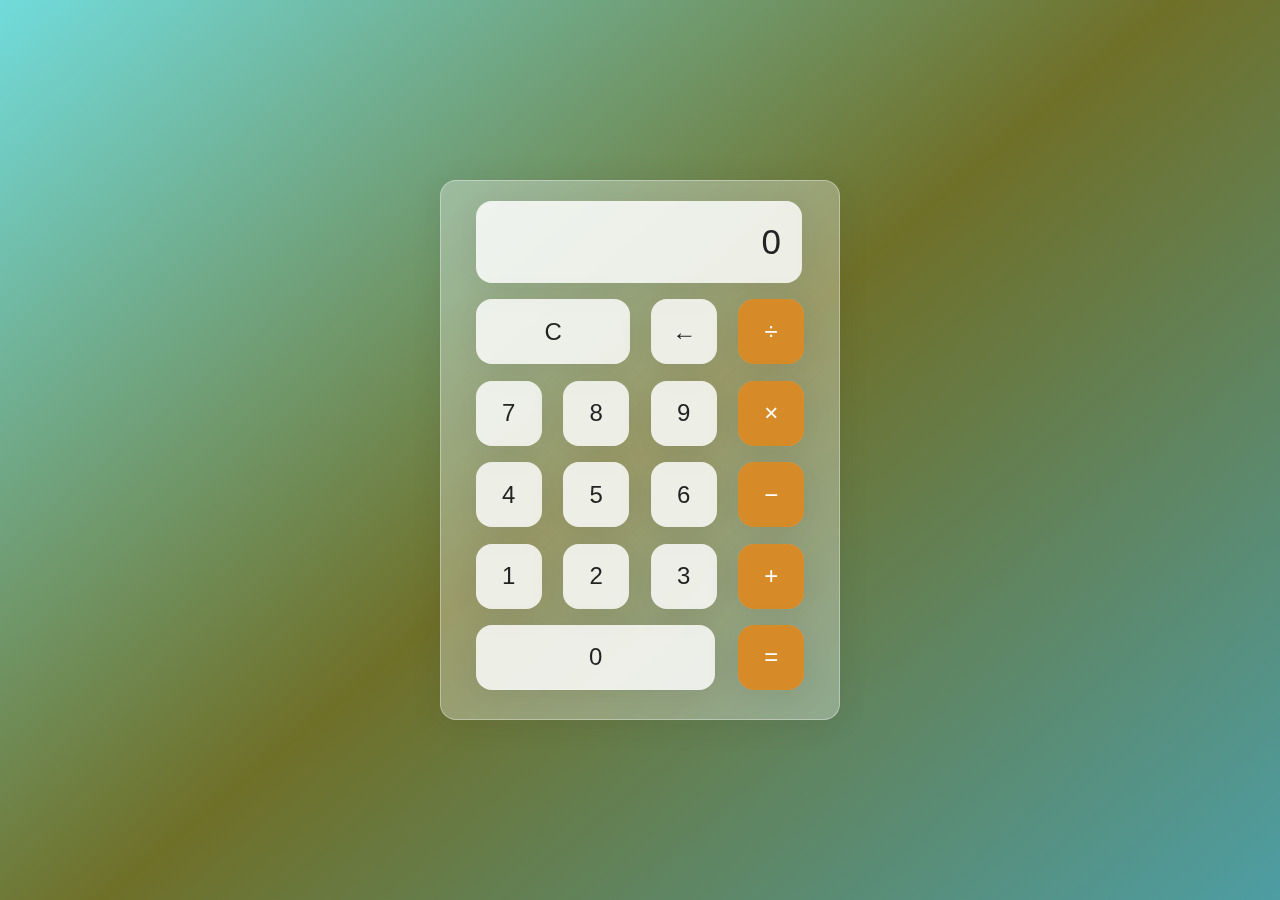
<file: Calculator/index.html>
<!DOCTYPE html>
<html lang="en">
<head>
    <meta charset="UTF-8">
    <meta name="viewport" content="width=device-width, initial-scale=1.0">
    <link rel="stylesheet" href="style.css">    
    <title>Calculator | DenginDkn</title>
</head>
<body>

    <div class="wrapper">
        <section class="screen">
            0
        </section>

        <section class="calc-buttons">
            <div class="calc-button-row">
                <button class="calc-button double">
                    C
                </button>
                <button class="calc-button">
                    &larr;
                </button>
                <button class="calc-button">
                    &divide;
                </button>
            </div>

            <div class="calc-button-row">
                <button class="calc-button">
                    7
                </button>
                <button class="calc-button">
                    8
                </button>
                <button class="calc-button">
                    9
                </button>
                <button class="calc-button">
                    &times;
                </button>
            </div>

            <div class="calc-button-row">
                <button class="calc-button">
                    4
                </button>
                <button class="calc-button">
                    5
                </button>
                <button class="calc-button">
                    6
                </button>
                <button class="calc-button">
                    &minus;
                </button>
            </div>

            <div class="calc-button-row">
                <button class="calc-button">
                    1
                </button>
                <button class="calc-button">
                    2
                </button>
                <button class="calc-button">
                    3
                </button>
                <button class="calc-button">
                    &plus;
                </button>
            </div>

            <div class="calc-button-row">
                <button class="calc-button triple">
                    0
                </button>
                <button class="calc-button">
                    &equals;
                </button>
            </div>



        </section>

    </div>
    <script src="script.js"></script>
</body>
</html>
</file>
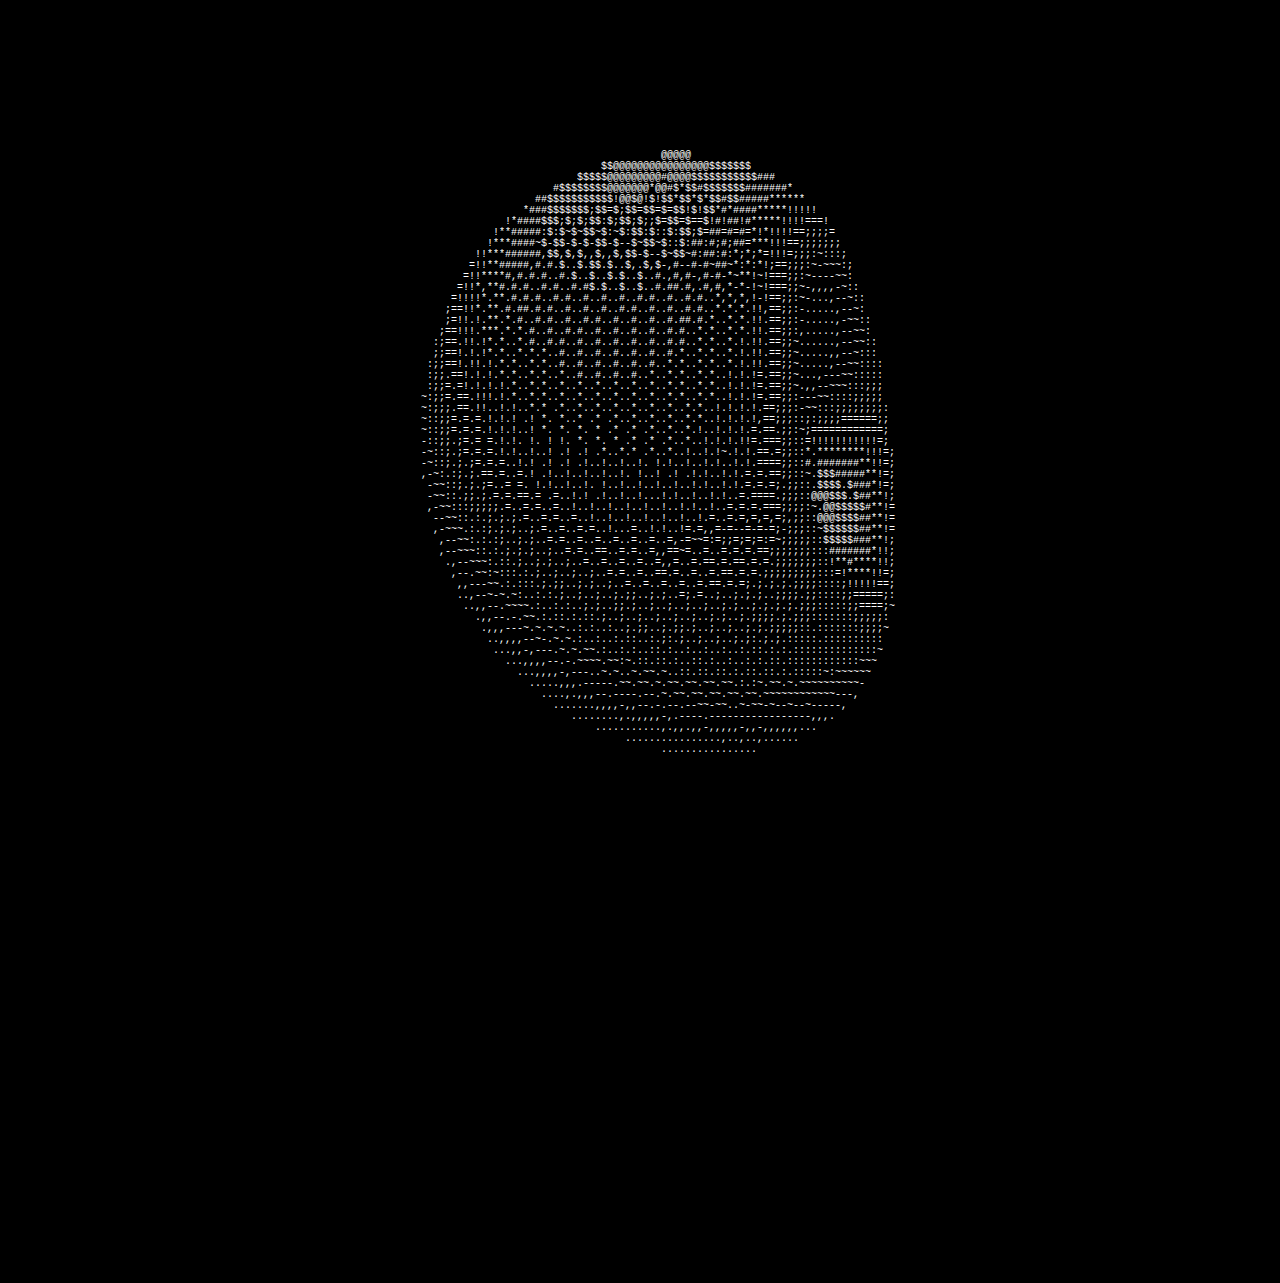
<file: Spinning_Donut/index.html>
<!DOCTYPE html>
<html lang="en">
<head>
    <meta charset="UTF-8">
    <meta name="viewport" content="width=device-width, initial-scale=1.0">
    <link rel="stylesheet" href="style.css">
    <title>Spinning Donut Animation</title>
</head>

<body>

    <div class="donut-container">
        <pre id="donut"></pre>
    </div>

    <script src="index.js"></script>
</body>

</html>
</file>
<file: Calculator/style.css>
html{
    box-sizing: border-box;
    height: 100%;
}

*,
*::before,
*::after{
    box-sizing: inherit;
    margin:0;
    padding: 0;
} 


body{
    align-items: center;
    background: linear-gradient(320deg,#4d9da3,#6f7028,#71dbdb);
    display: flex;
    font-family: 'Dosis',sans-serif;
    font-display: swap;
    height: inherit;
    justify-content: center;
}


.wrapper{
    backdrop-filter: blur(5.5px);
    -webkit-backdrop-filter: blur(5.5px);
    border-radius: 16px;
    box-shadow: 0 4px 30px rgba(35, 35, 35, 0.1);
    color: #232323;
    backdrop-filter: blur(4px);
    -webkit-backdrop-filter: blur(4px);
    background:rgba(255, 255, 255, 0.30);
    border: 1px solid rgba(255, 255, 255, 0.35);
    flex-basis: 400px;
    height: 540px;
    padding: 20px 35px;
}


.screen{
    backdrop-filter: blur(5.5px);
    -webkit-backdrop-filter: blur(5.5px);
    background: rgba(255, 255, 255, 0.75);
    border: 1px solid rgba(255, 255, 255, 0.01);
    border-radius: 16px;
    box-shadow: 0 4px 30px rgba(35,35,35,0.1);
    color: #232323;
    font-size: 35px;
    overflow: auto;
    padding: 20px;
    text-align: right;
    width: 326px;
}

.calc-button-row{
    display: flex;
    justify-content: space-between;
    margin: 5% 0;
}

.calc-button{
    backdrop-filter: blur(5.5px);
    -webkit-backdrop-filter: blur(5.5px);
    background: rgba(255, 255, 255, 0.75);
    border: 1px solid rgba(255, 255, 255, 0.01);
    border-radius: 16px;
    box-shadow: 0 4px 30px rgba(35, 35, 35, 0.1);
    color: #232323;
    flex-basis: 20%;
    font-family: inherit;
    font-size: 24px;
    height: 65px;
}


.calc-button:last-child{
    backdrop-filter: blur(5.5px);
    -webkit-backdrop-filter: blur(5.5px);
    background: rgba(255, 255, 255, 0.75);
    border: 1px solid rgba(255, 255, 255, 0.01);
    border-radius: 16px;
    box-shadow: 0 4px 30px rgba(35, 35, 35, 0.1);
    color: #ffff;
    background: #d78b28;
}


.calc-button:last-child:hover{
    background-color: inherit;
    color: inherit;
}

.calc-button:last-child:active{
    background-color: #c0ff78;
}

.calc-button:hover{
    background-color: inherit;
}
.calc-button:active{
    background-color: #c0ff78;
}

.double{
    flex-basis: 47%;
}

.triple{
    flex-basis: 73%;
}
</file>
<file: Spinning_Donut/style.css>
body{
    background-color: #000;
    color: #fff;
    height: 100vh;
    overflow: hidden;
}

pre{
    font-family: monospace;
    font-size: 10px;
}

.donut-container{
    display: flex;
    align-items: center;
    justify-content: center;
    height: 100%;
}
</file>
